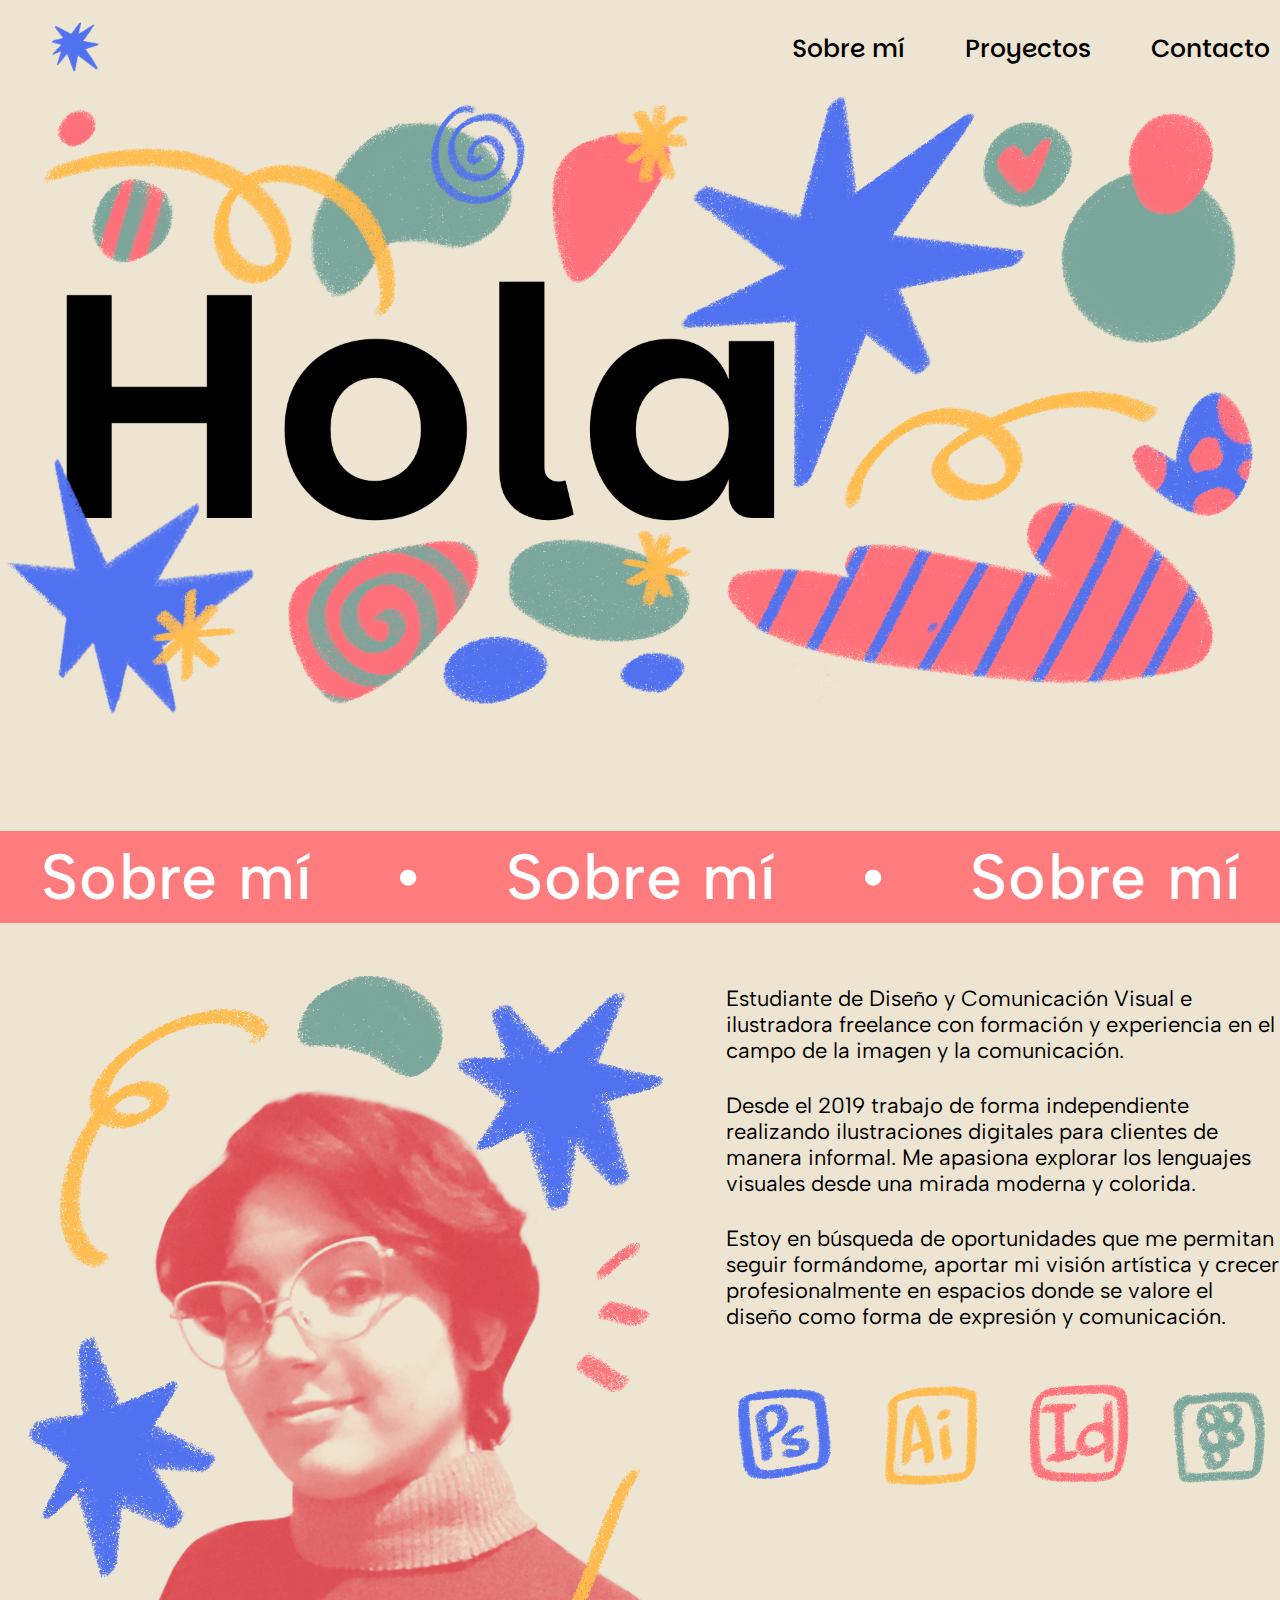
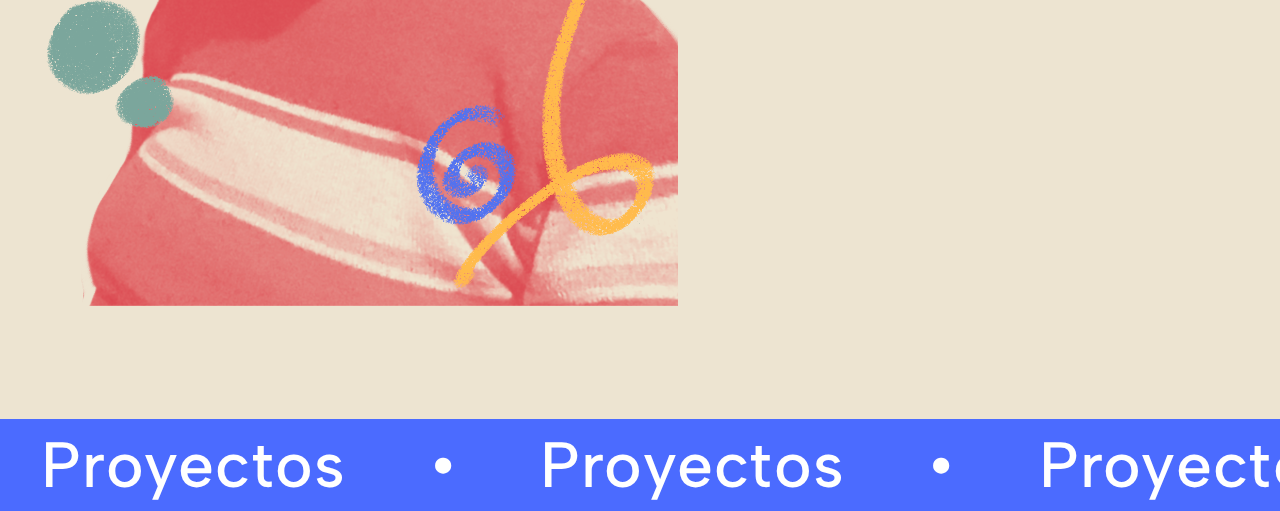
<file: index.html>
<!DOCTYPE html>
<html>
    <head>
        <meta charset="utf-8"/>
        <title>Portfolio Julieta Paez</title>
        <link href="estilos.css" rel="stylesheet" type="text/css">
        <link rel="icon" href="img/favicon.png" type="image/png">
        <link href="https://fonts.googleapis.com/css2?family=Parkinsans:wght@300..800&display=swap" rel="stylesheet">
        <link href="https://fonts.googleapis.com/css2?family=Albert+Sans:ital,wght@0,100..900;1,100..900&display=swap" rel="stylesheet">
    </head>

    <body>
<!-------HEADER------->
        <section class="header-section">
            <div class="main-container">
                <header class="site-header">
                    <div class="logo">
                        <img src="img/favicon.png"  alt="logo" class="logo-img">
                    </div>
<!-------NAV------->
                    <nav>
                        <ul>
                            <li><a href="#" class="nav-button">Sobre mí</a></li>
                            <li><a href="proyectos.html" class="nav-button">Proyectos</a></li>
                            <li><a href="#" class="nav-button">Contacto</a></li>
                        </ul>
                    </nav>
                </header>
            </div>
        </section>
<!-------MAIN------->
        <main>
            <section class="main-container">
                <div class="hola">
                    <img src="img/hola.png" alt="hola" class="hola-img">
                </div>
            </section>
<!-------ANIMACIÓN SOBRE MÍ------->
            <section id="section-sobre-mi-ticker" class="ticker-section sobre-mi-ticker">
                <div class="ticker-background">
                    <div class="ticker-content-wrapper">
                        <div class="ticker-text-group">
                            <span>Sobre mí</span><span class="dot">•</span>
                            <span>Sobre mí</span><span class="dot">•</span>
                            <span>Sobre mí</span><span class="dot">•</span>
                            <span>Sobre mí</span><span class="dot">•</span>
                            <span>Sobre mí</span><span class="dot">•</span>
                            <span>Sobre mí</span><span class="dot">•</span>
                            <span>Sobre mí</span><span class="dot">•</span>
                            <span>Sobre mí</span><span class="dot">•</span>
                            <span>Sobre mí</span><span class="dot">•</span>
                            <span>Sobre mí</span><span class="dot">•</span>
                        </div>
                    <div class="ticker-text-group" aria-hidden="true"> 
                            <span>Sobre mí</span><span class="dot">•</span>
                            <span>Sobre mí</span><span class="dot">•</span>
                            <span>Sobre mí</span><span class="dot">•</span>
                            <span>Sobre mí</span><span class="dot">•</span>
                            <span>Sobre mí</span><span class="dot">•</span>
                            <span>Sobre mí</span><span class="dot">•</span>
                            <span>Sobre mí</span><span class="dot">•</span>
                            <span>Sobre mí</span><span class="dot">•</span>
                            <span>Sobre mí</span><span class="dot">•</span>
                            <span>Sobre mí</span><span class="dot">•</span>
                        </div>
                    </div>
                </div>
            </section>
<!-------SOBRE MÍ------->
            <section id="section-sobre-mi" class="sobre-mi-section">
            <div class="main-container">
                <div class="sobre-mi-content">
                <div class="sobre-mi-image-container">
                    <img src="img/sobremi.png" alt="Foto_Sobre_mi" class="sobre-mi-image">
                </div>
                <div class="sobre-mi-text-container">
                    <p>Estudiante de Diseño y Comunicación Visual e ilustradora freelance con formación y experiencia en el campo de la imagen y la comunicación.</p>
                        <br>
                    <p>Desde el 2019 trabajo de forma independiente realizando ilustraciones digitales para clientes de manera informal. Me apasiona explorar los lenguajes visuales desde una mirada moderna y colorida.</p>
                        <br>
                    <p>Estoy en búsqueda de oportunidades que me permitan seguir formándome, aportar mi visión artística y crecer profesionalmente en espacios donde se valore el diseño como forma de expresión y comunicación.</p>
                    <div class="sobre-mi-icons">
                    <img src="img/iconos.png" alt="Sofware skills" class="skill-icons">
                    </div>
                </div>
                </div>
            </div>
            </section>
<section id="section-proyectos-ticker" class="ticker-section proyectos-ticker">
  <div class="ticker-background">
    <div class="ticker-content-wrapper font-parkinsans">
      <div class="ticker-text-group">
        <span>Proyectos</span><span class="dot">•</span>
        <span>Proyectos</span><span class="dot">•</span>
        <span>Proyectos</span><span class="dot">•</span>
        <span>Proyectos</span><span class="dot">•</span>
        <span>Proyectos</span><span class="dot">•</span>
        <span>Proyectos</span><span class="dot">•</span>
        <span>Proyectos</span><span class="dot">•</span>
        <span>Proyectos</span><span class="dot">•</span>
      </div>
      <div class="ticker-text-group" aria-hidden="true"> 
        <span>Proyectos</span><span class="dot">•</span>
        <span>Proyectos</span><span class="dot">•</span>
        <span>Proyectos</span><span class="dot">•</span>
        <span>Proyectos</span><span class="dot">•</span>
        <span>Proyectos</span><span class="dot">•</span>
        <span>Proyectos</span><span class="dot">•</span>
        <span>Proyectos</span><span class="dot">•</span>
        <span>Proyectos</span><span class="dot">•</span>
      </div>
    </div>
  </div>
</section>
</main>
</file>
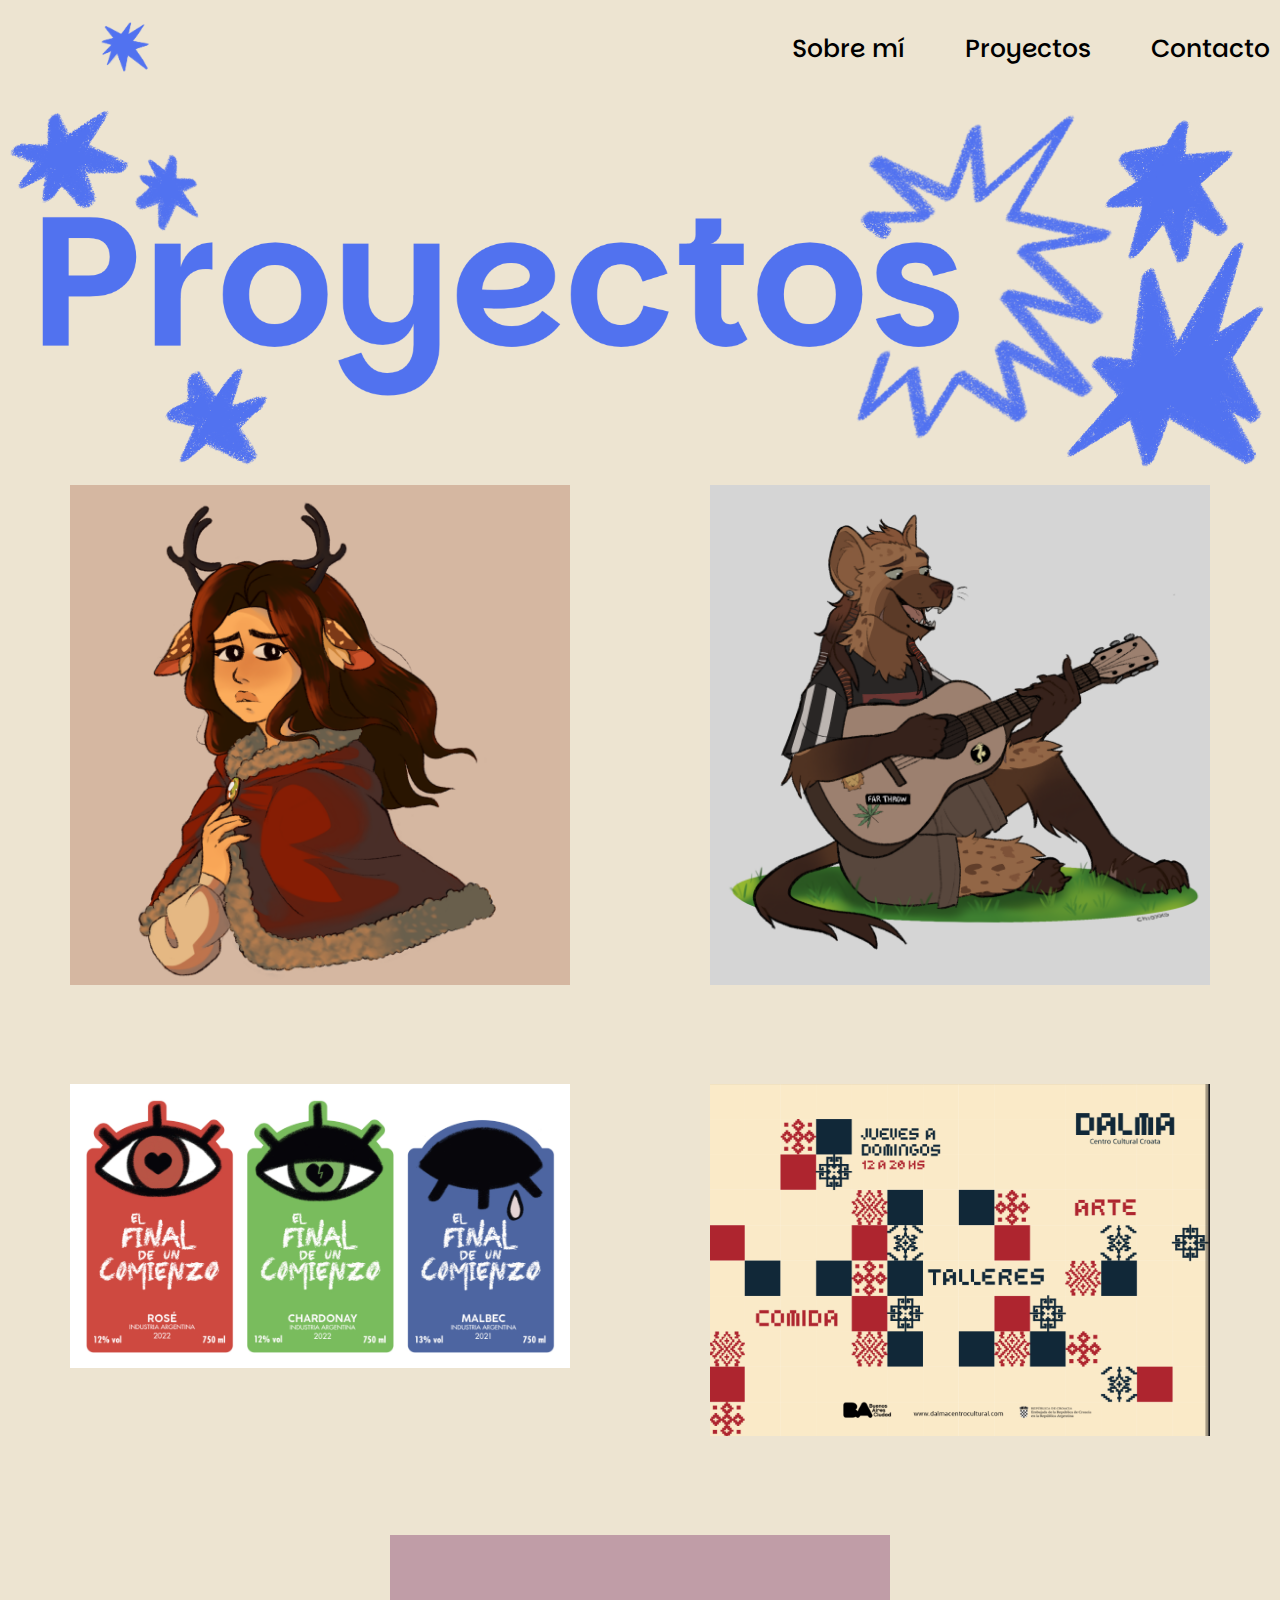
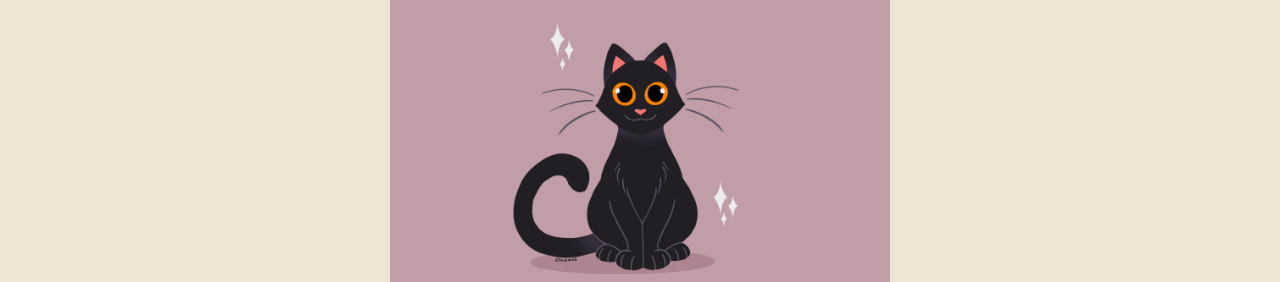
<file: proyectos.html>
<!DOCTYPE html>
<html>
    <head>
        <meta charset="utf-8"/>
        <title>Portfolio Julieta Paez</title>
        <link href="proyectos.css" rel="stylesheet" type="text/css">
        <link rel="icon" href="img/favicon.png" type="image/png">
        <link href="https://fonts.googleapis.com/css2?family=Parkinsans:wght@300..800&display=swap" rel="stylesheet">
        <link href="https://fonts.googleapis.com/css2?family=Albert+Sans:ital,wght@0,100..900;1,100..900&display=swap" rel="stylesheet">
    </head>

    <body>
<!-------HEADER------->
        <section class="header-section">
            <div class="main-container">
                <header class="site-header">
                    <div class="logo">
                        <img src="img/favicon.png"  alt="logo" class="logo-img">
                    </div>
<!-------NAV------->
                    <nav>
                        <ul>
                            <li><a href="#" class="nav-button">Sobre mí</a></li>
                            <li><a href="proyectos.html" class="nav-button">Proyectos</a></li>
                            <li><a href="#" class="nav-button">Contacto</a></li>
                        </ul>
                    </nav>
                </header>
            </div>
        </section>
<!-------MAIN------->
        <main>
            <section class="main-container">
                <div class="hola">
                    <img src="img/proyectos.png" alt="proyectos" class="proyectos-img">
                </div>
            </section>

            <section id="proyectos-section" class="proyecto-galeria">
                <div class="flex-container">
                    <div class="galeria-fila">
                    <img src="img/img5.png" alt="Imagen 5" class="proyecto-image">
                    <img src="img/img3.png" alt="Imagen 3" class="proyecto-image">
                    </div>
                    <div class="galeria-fila">
                    <img src="img/img4.jpeg" alt="Imagen 4" class="proyecto-image">
                    <img src="img/img2.jpeg" alt="Imagen 2" class="proyecto-image">
                    </div>
                    <div class="galeria-fila">
                    <img src="img/img1.png" alt="Imagen 1" class="proyecto-image">
                    </div>
                </div>
            </section>
</file>
<file: estilos.css>
/*@charset "utf-8";*/
/* CSS Document */

*{
  margin: 0px;
  padding: 0px;
}

/* BODY */

body {
  margin: 0;
  font-family: 'Albert Sans', sans-serif;
  background-color: #ede4d1;
}

/* HEADER */

.main-container {
  max-width: 1920px;
  margin: 0 auto;
  position: relative;
}

.header-section {
  padding-top: 21px; 
  padding-bottom: 20px;
}

.site-header {
  display: flex;
  justify-content: space-between;
  align-items: center;
  padding-left: 50px;
}

.logo-img {
width: 50px;
}

/* NAV */

nav ul {
  list-style: none;
  margin: 0;
  padding: 0;
  display: flex;
  gap: 40px; 
}

nav .nav-button {
  font-size: 25px;
  font-family: 'Parkinsans', sans-serif;
  font-weight: 500; 
  color: #000000; 
  text-decoration: none;
  background-color: #ede4d1; 
  padding: 10px; 
  display: inline-flex; 
  justify-content: center; 
  align-items: center; 
  text-align: center;
}

/* MAIN */

.hola-section {
  width: 1920px; 
  height: 933px;
  max-width: 1920px;
  margin: 0 auto;
  display: flex;
  justify-content: center;
  align-items: center;
}

.hola-img {
  width: 100%;
  height: 100%;
}

/* ANIMACIÓN SOBRE MÍ */

.ticker-section {
  width: 100vw; 
  height: 92px; 
  margin-top: 109px;
  overflow: hidden
}
.sobre-mi-ticker .ticker-background {
  background-color: #ff7c7e; 
  height: 100%;
  display: flex;
  align-items: center;
}

.ticker-content-wrapper {
  display: flex;
  white-space: nowrap;
  animation: marquee 60s linear infinite;
  color: #ffffff; 
  font-size: 64px; 
  font-weight: 500; 
  line-height: 90px; 
  letter-spacing: 1.28px; 
}

.ticker-text-group {
  display: flex;
  align-items: center;
}
.ticker-text-group span {
  padding: 0 41px; 
}
.ticker-text-group .dot {
  padding: 0 41px; 
}


@keyframes marquee {
  0% {
    transform: translateX(0%);
  }
  100% {
    transform: translateX(-50%); 
  }
}

/* SOBRE MÍ */

.sobre-mi-section {
  padding-top: 3px;
}

.sobre-mi-content {
  display: flex;
  gap: 48px; 
  align-items: flex-start; 
  padding-left: 20px;
  padding-top: 50px;
}

.sobre-mi-image {
  width: 658px; 
  height: 930px; 
}

.sobre-mi-text-container {
  max-width: 1012px; 
}

p {
  font-size: 22px; 
  line-height: 26px; 
  font-family: 'Albert Sans', sans-serif;
  font-weight: 400;
  color: #000000; 
  margin-top: 10px
}

.skill-icons {
  width: 100%; 
  margin-top: 50px;
  height: auto; 
  max-width: 1012px;
}

/* ANIMACIÓN PROYECTOS */

.proyectos-ticker .ticker-background {
  background-color: #4b6bff;
  height: 100%;
  display: flex;
  align-items: center;
}
</file>
<file: proyectos.css>
/*@charset "utf-8";*/
/* CSS Document */

*{
  margin: 0px;
  padding: 0px;
}

/* BODY */

body {
  margin: 0;
  font-family: 'Albert Sans', sans-serif;
  background-color: #ede4d1;
}

/* HEADER */

.main-container {
  max-width: 1920px;
  margin: 0 auto;
  position: relative;
}

.header-section {
  padding-top: 21px; 
  padding-bottom: 20px;
}

.site-header {
  display: flex;
  justify-content: space-between;
  align-items: center;
  padding-left: 100px;
}

.logo-img {
width: 50px;
;
}

/* NAV */

nav ul {
  list-style: none;
  margin: 0;
  padding: 0;
  display: flex;
  gap: 40px; 
}

nav .nav-button {
  font-size: 25px;
  font-family: 'Parkinsans', sans-serif;
  font-weight: 500; 
  color: #000000; 
  text-decoration: none;
  background-color: #ede4d1; 
  padding: 10px; 
  display: inline-flex; 
  justify-content: center; 
  align-items: center; 
  text-align: center;
}

/* MAIN */

/* PROYECTOS */

.proyecto-image {
  max-width: 500px;
  margin: 0 auto;
  position: relative;
}

.proyectos-img {
  width: 100%;
  height: 100%;
}

.proyectos-galeria {
  padding-top: 73px;
  padding-bottom: 100px; 
  padding-left: 100px; 
  padding-right: 67px; 
  box-sizing: border-box
}

.flex-container {
  display: flex;
  flex-direction: column;
  gap: 99px; 
}

.galeria-fila {
  display: flex;
  align-items: flex-start; 
}
</file>
